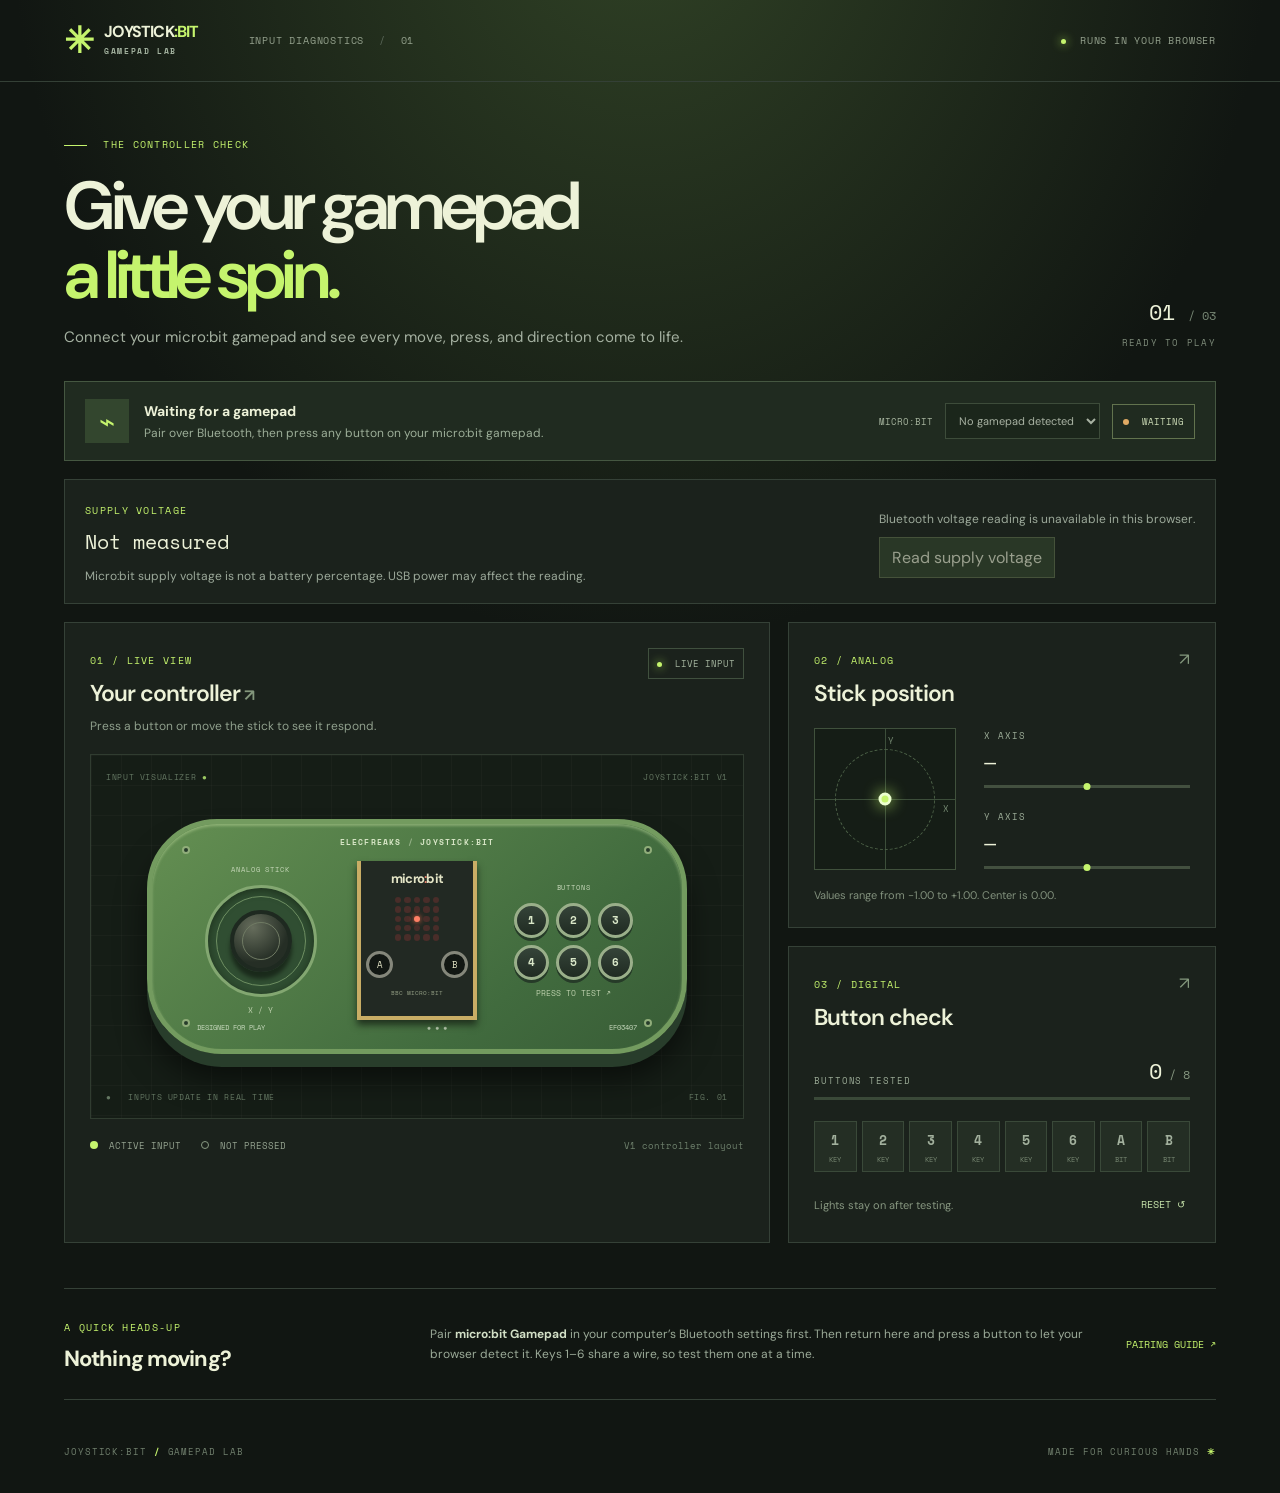
<file: tools/gamepad-tester/index.html>
<!doctype html>
<html lang="en">
<head>
  <meta charset="utf-8">
  <meta name="viewport" content="width=device-width, initial-scale=1">
  <meta name="theme-color" content="#101411">
  <title>Joystick:bit · Gamepad tester</title>
  <link rel="stylesheet" href="style.css">
  <script src="app.js" defer></script>
</head>
<body>
  <header class="topbar"><a class="brand" href="#top"><span class="brand-mark">✳</span><span>JOYSTICK<span class="brand-accent">:BIT</span><small>GAMEPAD LAB</small></span></a><span class="top-label">INPUT DIAGNOSTICS <span> / </span> 01</span><span class="local"><i></i> RUNS IN YOUR BROWSER</span></header>
  <main id="top">
    <div class="intro"><div><div class="eyebrow"><span></span> THE CONTROLLER CHECK</div><h1>Give your gamepad<br><em>a little spin.</em></h1><p>Connect your micro:bit gamepad and see every move, press, and direction come to life.</p></div><div class="intro-number">01 <span>/ 03</span><small>READY TO PLAY</small></div></div>
    <section class="connection" aria-label="Controller connection"><div class="connection-icon" aria-hidden="true">⌁</div><div class="connection-copy"><span id="connection-title">Waiting for a gamepad</span><small id="connection-detail">Pair over Bluetooth, then press any button on your micro:bit gamepad.</small></div><div class="connection-actions"><label for="gamepads">MICRO:BIT</label><select id="gamepads" disabled><option>No gamepad detected</option></select><span class="status" id="status"><i></i> WAITING</span></div></section>
    <section class="battery-panel" aria-label="Micro:bit supply voltage">
      <div><span class="section-index">SUPPLY VOLTAGE</span><strong id="battery-level" aria-live="polite">Not measured</strong><small>Micro:bit supply voltage is not a battery percentage. USB power may affect the reading.</small></div>
      <div><span id="battery-device"></span><p id="battery-message" role="status">Disconnect the gamepad from Windows first. Reading uses its only Bluetooth connection and releases it when done.</p><button id="battery-connect" type="button">Read supply voltage</button></div>
    </section>
    <div class="dashboard">
      <section class="panel controller-panel"><div class="section-head"><div><span class="section-index">01 / LIVE VIEW</span><h2>Your controller <span>↗</span></h2></div><span class="live-tag"><i></i> LIVE INPUT</span></div><p class="panel-description">Press a button or move the stick to see it respond.</p>
        <div class="controller-stage"><div class="stage-label top-left">INPUT VISUALIZER <span>●</span></div><div class="stage-label top-right">JOYSTICK:BIT V1</div>
          <div class="controller" aria-label="Controller visualization"><div class="controller-screw screw-one"></div><div class="controller-screw screw-two"></div><div class="controller-screw screw-three"></div><div class="controller-screw screw-four"></div><div class="board-brand">ELECFREAKS <span> / </span> JOYSTICK:BIT</div>
            <div class="board-inner"><div class="stick-side"><span class="tiny-label">ANALOG STICK</span><div class="stick-base"><div class="stick-rings"><div id="stick-knob" class="stick-knob"><span></span></div></div></div><div class="axis-label">X / Y</div></div>
              <div class="microbit"><div class="microbit-name">micro<span>:</span>bit</div><div class="led-grid" aria-hidden="true"></div><div class="microbit-controls"><div class="micro-button" data-button="6"><span>A</span></div><div class="micro-button" data-button="7"><span>B</span></div></div><div class="microbit-foot">BBC MICRO:BIT</div></div>
              <div class="keys-side"><span class="tiny-label">BUTTONS</span><div class="key-grid"><div class="game-key" data-button="0">1</div><div class="game-key" data-button="1">2</div><div class="game-key" data-button="2">3</div><div class="game-key" data-button="3">4</div><div class="game-key" data-button="4">5</div><div class="game-key" data-button="5">6</div></div><span class="key-caption">PRESS TO TEST ↗</span></div></div><div class="board-bottom"><span>DESIGNED FOR PLAY</span><span>● ● ●</span><span>EF03407</span></div></div>
          <div class="stage-footer"><span>● &nbsp; INPUTS UPDATE IN REAL TIME</span><span>FIG. 01</span></div></div>
        <div class="controller-footer"><span><i class="legend-dot"></i> ACTIVE INPUT</span><span><i class="legend-ring"></i> NOT PRESSED</span><span class="hardware-note">V1 controller layout</span></div>
      </section>
      <aside class="right-column"><section class="panel stick-panel"><div class="section-head"><div><span class="section-index">02 / ANALOG</span><h2>Stick position</h2></div><span class="corner-icon">↗</span></div><div class="stick-readout"><div class="plot"><div class="plot-cross horizontal"></div><div class="plot-cross vertical"></div><div class="plot-circle"></div><div class="plot-center"></div><div id="plot-dot" class="plot-dot"></div><span class="plot-axis axis-x">X</span><span class="plot-axis axis-y">Y</span></div><div class="axis-values"><div><span>X AXIS</span><strong id="axis-x">—</strong><div class="meter"><i id="meter-x"></i></div></div><div><span>Y AXIS</span><strong id="axis-y">—</strong><div class="meter"><i id="meter-y"></i></div></div></div></div><p class="helper">Values range from −1.00 to +1.00. Center is 0.00.</p></section>
        <section class="panel buttons-panel"><div class="section-head"><div><span class="section-index">03 / DIGITAL</span><h2>Button check</h2></div><span class="corner-icon">↗</span></div><div class="progress-copy"><span>BUTTONS TESTED</span><strong><span id="tested-count">0</span><small> / 8</small></strong></div><div class="progress"><i id="progress-bar"></i></div><div class="button-chips"><div data-chip="0"><b>1</b><small>KEY</small></div><div data-chip="1"><b>2</b><small>KEY</small></div><div data-chip="2"><b>3</b><small>KEY</small></div><div data-chip="3"><b>4</b><small>KEY</small></div><div data-chip="4"><b>5</b><small>KEY</small></div><div data-chip="5"><b>6</b><small>KEY</small></div><div data-chip="6"><b>A</b><small>BIT</small></div><div data-chip="7"><b>B</b><small>BIT</small></div></div><div class="button-bottom"><span>Lights stay on after testing.</span><button id="reset" type="button">RESET ↺</button></div></section></aside>
    </div>
    <section class="help"><div><span class="section-index">A QUICK HEADS-UP</span><h2>Nothing moving?</h2></div><p>Pair <strong>micro:bit Gamepad</strong> in your computer’s Bluetooth settings first. Then return here and press a button to let your browser detect it. Keys 1–6 share a wire, so test them one at a time.</p><a href="../../README.md#pairing-with-windows-11">PAIRING GUIDE ↗</a></section>
  </main><footer><span>JOYSTICK:BIT <b> / </b> GAMEPAD LAB</span><span>MADE FOR CURIOUS HANDS <b>✳</b></span></footer>
</body></html>
</file>
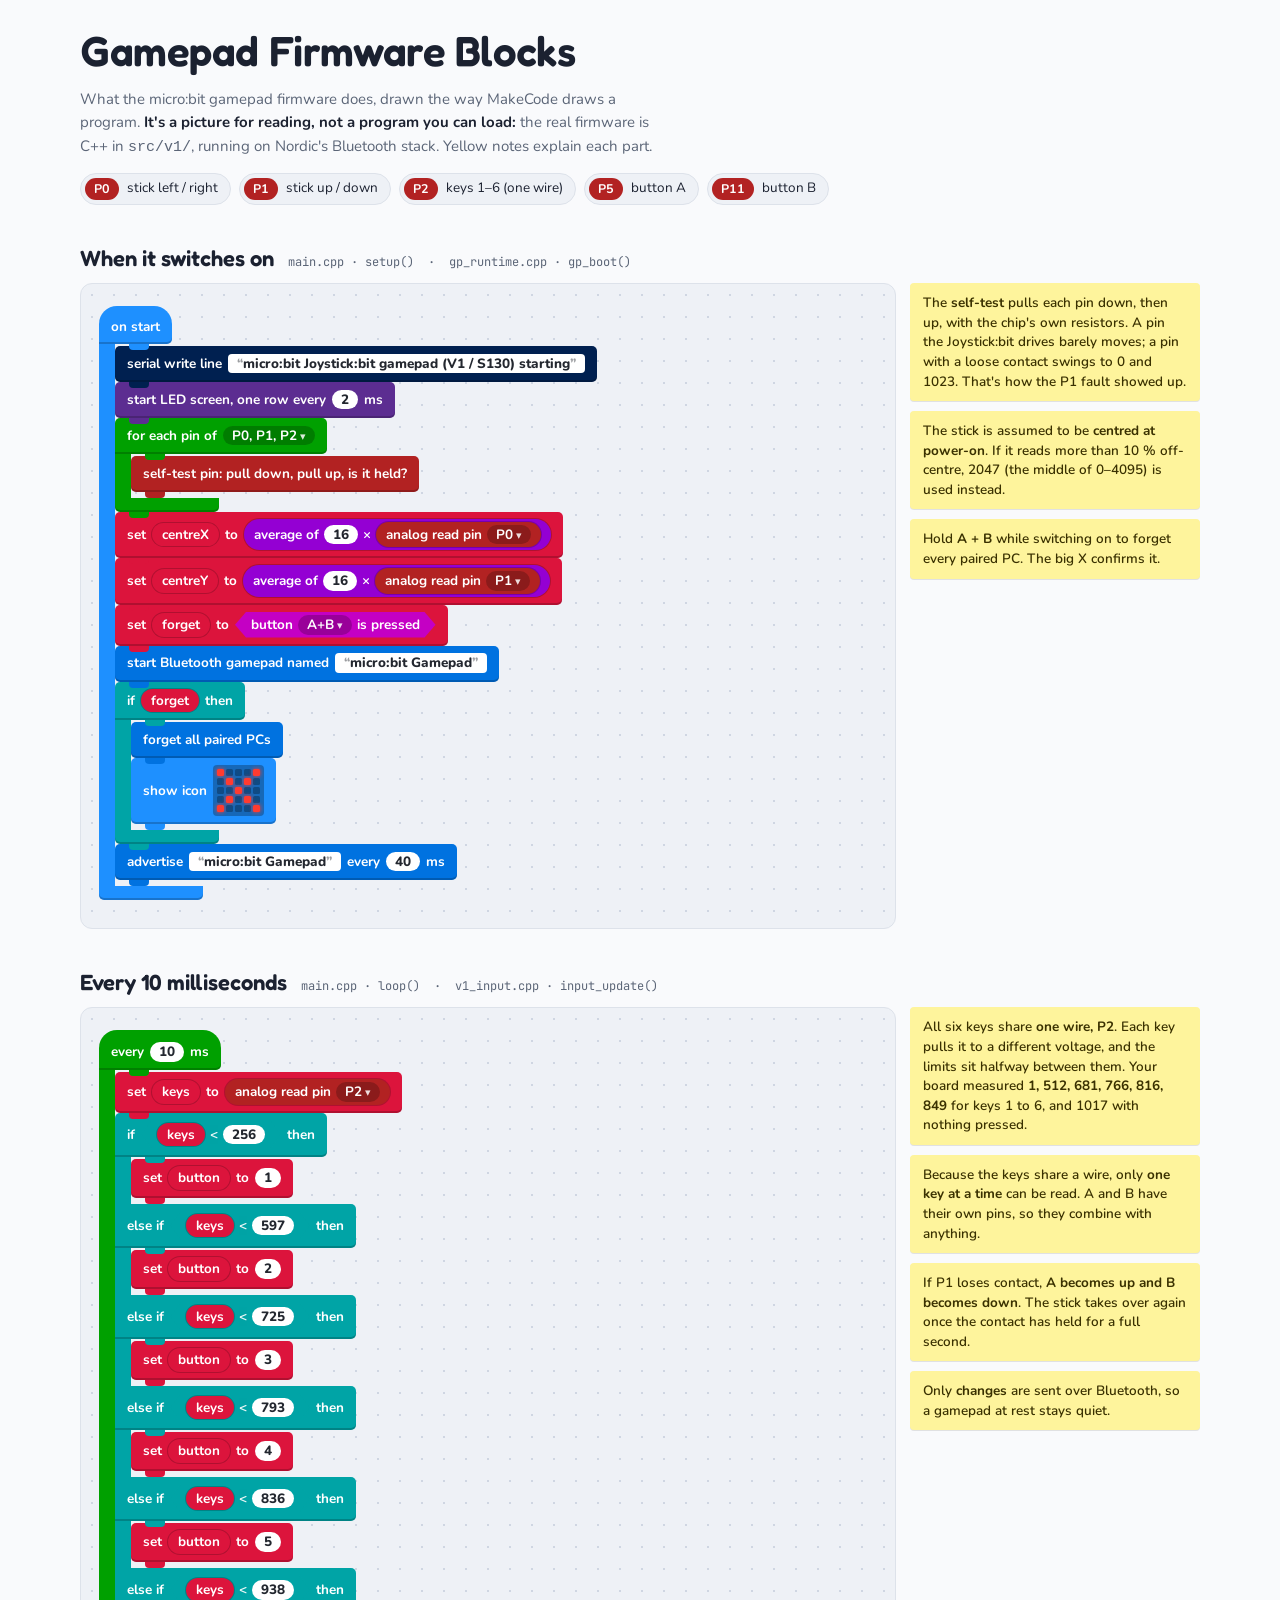
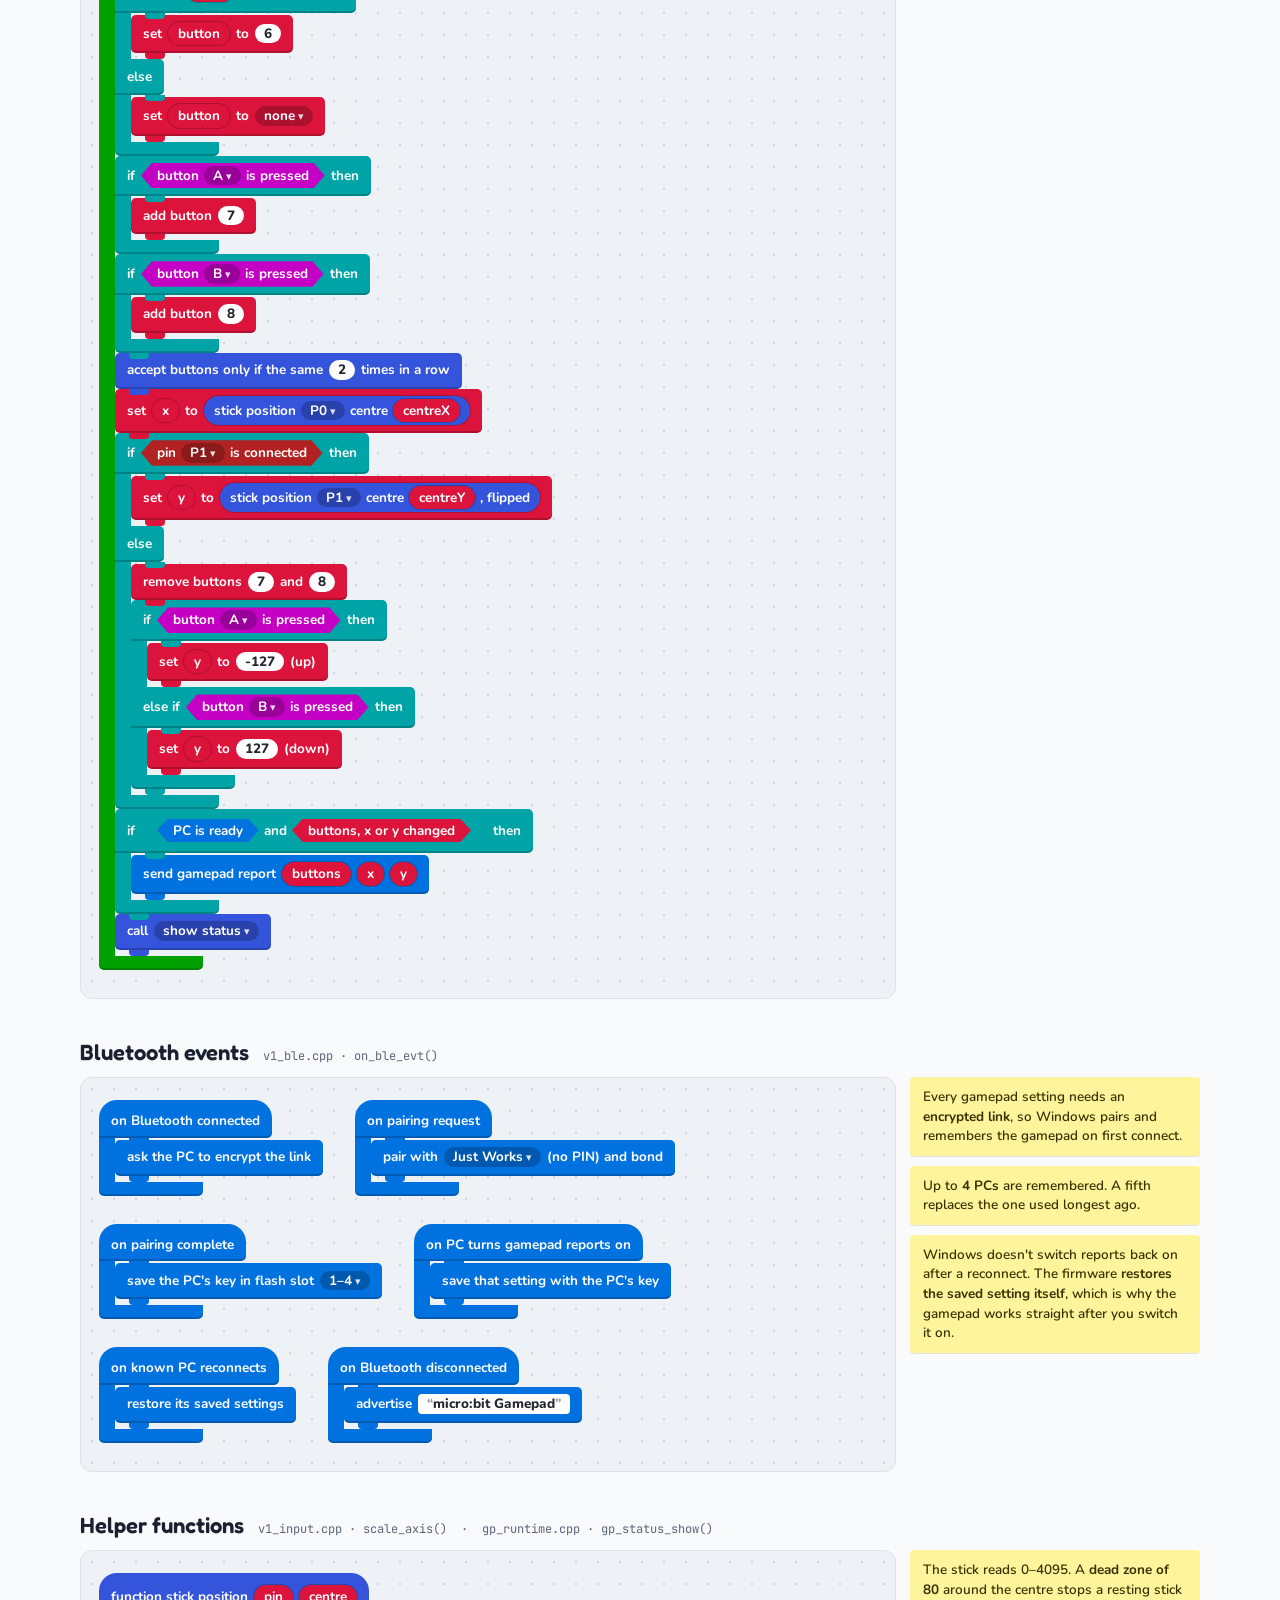
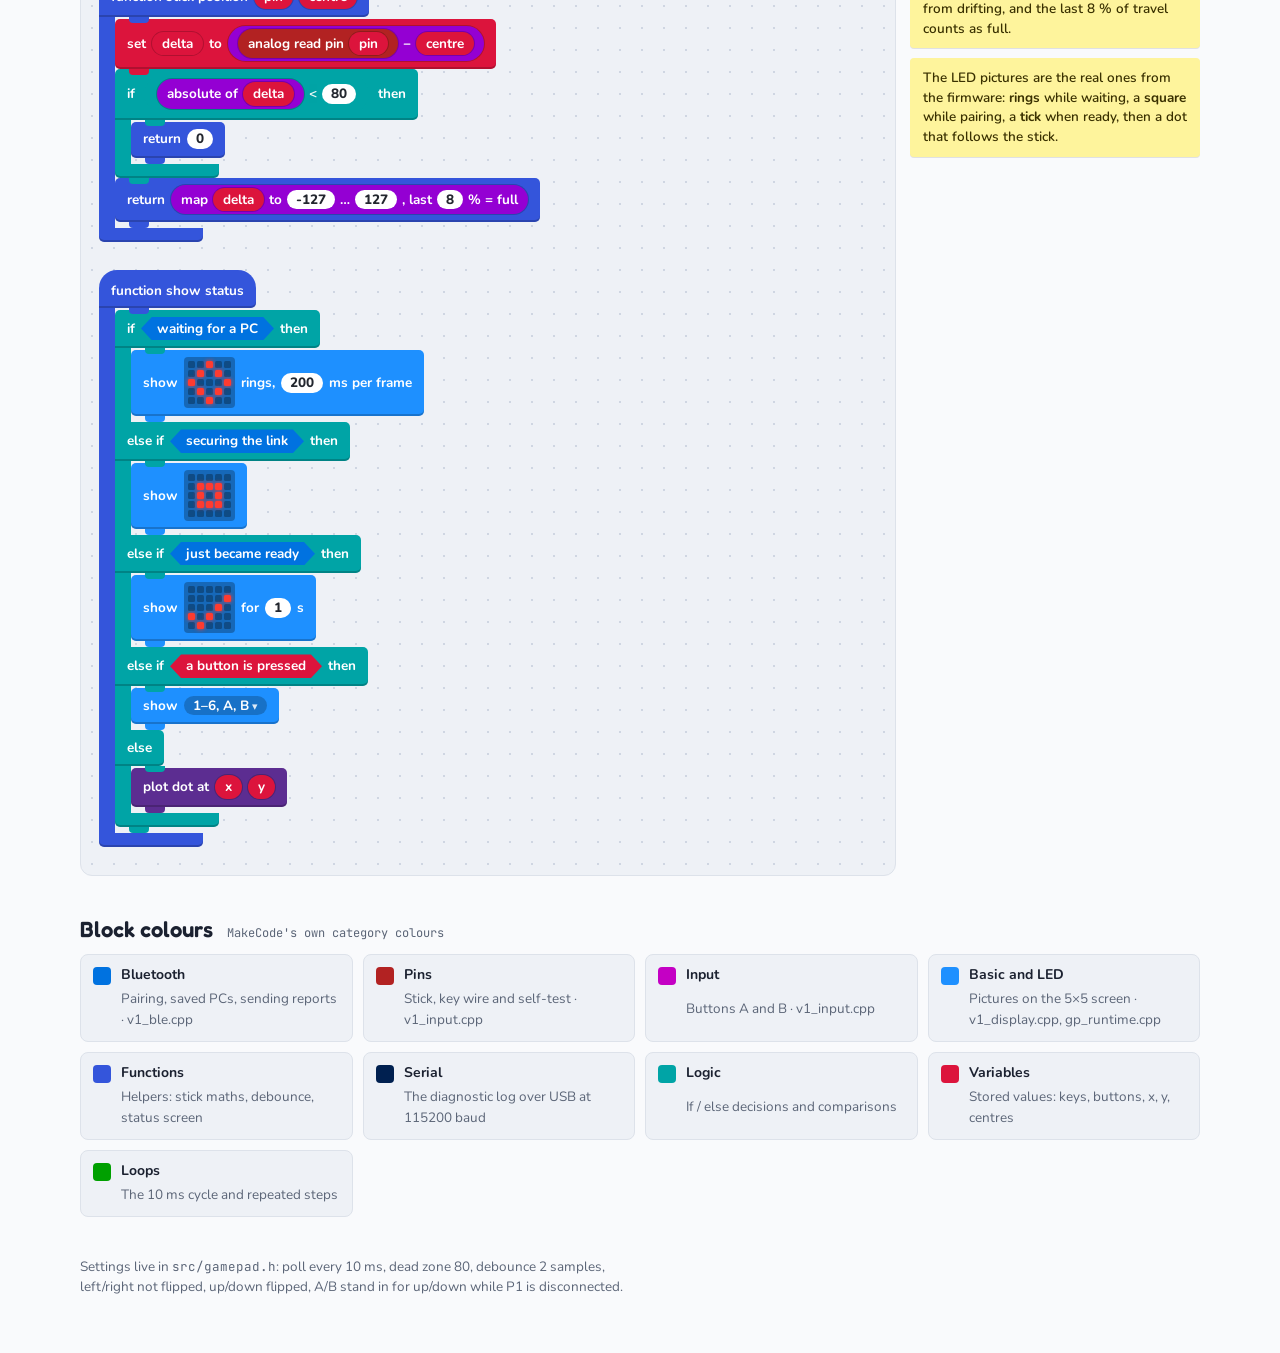
<file: docs/blocks/firmware-blocks.html>
<!doctype html>
<html lang="en">
<head>
<meta charset="utf-8">
<meta name="viewport" content="width=device-width, initial-scale=1, viewport-fit=cover">
<title>Gamepad Firmware Blocks</title>
<meta name="claude:viewport-fit-sides" content="cover">
<link rel="preconnect" href="https://fonts.googleapis.com">
<link rel="preconnect" href="https://fonts.gstatic.com" crossorigin>
<link rel="stylesheet" href="https://fonts.googleapis.com/css2?family=Fredoka:wght@500;600&family=Nunito:wght@400;600;700;800&family=JetBrains+Mono:wght@400;500&display=swap">
<style>
/* Layout: a MakeCode-style workspace per firmware stage, block stack on the left, yellow comment notes on the right */
:root {
  --ws: #eef1f6;
  --panel: #f9fafc;
  --ink: #1b2130;
  --muted: #5b6577;
  --grid: #cfd6e2;
  --line: #dde2ea;
  --note: #fef49c;
  --note-ink: #3a3100;
  --blk-edge: rgb(0 0 0 / 0);
  --led-on: #ff3b30;
  --led-off: rgb(0 0 0 / .28);

  /* micro:bit MakeCode category colours */
  --basic: #1e90ff;
  --input: #c400c4;
  --led: #5c2d91;
  --loops: #00a000;
  --logic: #00a4a6;
  --vars: #dc143c;
  --math: #9400d3;
  --fn: #3455db;
  --pins: #b22222;
  --serial: #002050;
  --bt: #0072e0;

  --f-display: "Fredoka", "Nunito", system-ui, sans-serif;
  --f-block: "Nunito", "Segoe UI", system-ui, sans-serif;
  --f-body: "Nunito", "Segoe UI", system-ui, sans-serif;
  --f-mono: "JetBrains Mono", ui-monospace, Consolas, monospace;
}
@media (prefers-color-scheme: dark) {
  :root:not([data-theme="light"]) {
    --ws: #141821; --panel: #1b202b; --ink: #e7ebf3; --muted: #9aa4b6;
    --grid: #283040; --line: #2a3242; --note: #e8d96a; --note-ink: #2a2300;
    --blk-edge: rgb(255 255 255 / .10); --serial: #1d3f7a;
    color-scheme: dark;
  }
}
:root[data-theme="dark"] {
  --ws: #141821; --panel: #1b202b; --ink: #e7ebf3; --muted: #9aa4b6;
  --grid: #283040; --line: #2a3242; --note: #e8d96a; --note-ink: #2a2300;
  --blk-edge: rgb(255 255 255 / .10); --serial: #1d3f7a;
  color-scheme: dark;
}

* { box-sizing: border-box; }
body {
  background: var(--panel);
  color: var(--ink);
  font: 400 15px/1.55 var(--f-body);
  padding-left: max(16px, env(safe-area-inset-left, 0px));
  padding-right: max(16px, env(safe-area-inset-right, 0px));
  padding-block: 28px 56px;
}
.page { max-width: 1120px; margin: 0 auto; display: flex; flex-direction: column; gap: 40px; }

/* ---------- header ---------- */
.top { display: flex; flex-direction: column; gap: 14px; }
.top h1 {
  font: 600 clamp(28px, 5vw, 42px)/1.1 var(--f-display);
  margin: 0; text-wrap: balance; letter-spacing: -.01em;
}
.top p { margin: 0; max-width: 66ch; color: var(--muted); }
.top p strong { color: var(--ink); }
.pins { display: flex; flex-wrap: wrap; gap: 8px; }
.pin {
  display: inline-flex; align-items: center; gap: 8px;
  background: var(--ws); border: 1px solid var(--line); border-radius: 999px;
  padding: 4px 12px 4px 4px; font-size: 13.5px;
}
.pin b {
  background: var(--pins); color: #fff; border-radius: 999px; padding: 1px 9px;
  font: 700 12.5px/1.6 var(--f-block);
}

/* ---------- lanes ---------- */
.lane { display: flex; flex-direction: column; gap: 12px; }
.lane-head { display: flex; flex-wrap: wrap; align-items: baseline; gap: 6px 14px; }
.lane-head h2 { font: 600 22px/1.2 var(--f-display); margin: 0; text-wrap: balance; }
.src { font: 400 12px/1.5 var(--f-mono); color: var(--muted); overflow-wrap: anywhere; }
.lane-grid { display: grid; grid-template-columns: minmax(0, 1fr); gap: 14px; }
@media (min-width: 900px) {
  .lane-grid { grid-template-columns: minmax(0, 1fr) 290px; align-items: start; }
}
.ws {
  background-color: var(--ws);
  background-image: radial-gradient(var(--grid) 1.2px, transparent 1.2px);
  background-size: 22px 22px;
  border: 1px solid var(--line);
  border-radius: 12px;
  padding: 22px 18px 28px;
  overflow-x: auto;
  min-width: 0;
  display: flex; flex-wrap: wrap; gap: 28px 32px; align-items: flex-start;
}
.notes { display: flex; flex-direction: column; gap: 10px; min-width: 0; }
.note {
  background: var(--note); color: var(--note-ink);
  border-radius: 4px; padding: 10px 13px;
  font: 600 13.5px/1.45 var(--f-body);
  box-shadow: 0 1px 0 rgb(0 0 0 / .10);
}
.note .src { color: inherit; opacity: .75; }

/* ---------- blocks ---------- */
.stack { display: flex; flex-direction: column; align-items: flex-start; max-width: 100%; }
.blk {
  position: relative;
  display: flex; flex-wrap: wrap; align-items: center; gap: 6px;
  background: var(--c); color: #fff;
  font: 700 13.5px/1.3 var(--f-block);
  padding: 7px 12px 8px; min-height: 36px; max-width: 100%;
  border-radius: 5px;
  box-shadow: inset 0 -2px 0 rgb(0 0 0 / .2), 0 0 0 1px var(--blk-edge);
}
.blk::after {
  content: ""; position: absolute; left: 14px; bottom: -6px;
  width: 20px; height: 6px; background: var(--c);
  border-radius: 0 0 4px 4px; z-index: 1;
}
.c { display: flex; flex-direction: column; align-items: flex-start; max-width: 100%; }
.c > .arm { border-bottom-left-radius: 0; }
.c > .arm::after { left: 30px; }
.c > .arm.mid { border-top-left-radius: 0; }
.c > .body {
  border-left: 16px solid var(--c);
  display: flex; flex-direction: column; align-items: flex-start;
  padding: 2px 0 6px; min-height: 22px; max-width: 100%;
}
.c > .foot {
  position: relative; width: 104px; height: 14px; background: var(--c);
  border-radius: 0 0 5px 5px;
  box-shadow: inset 0 -2px 0 rgb(0 0 0 / .2), 0 0 0 1px var(--blk-edge);
}
.c > .foot::after {
  content: ""; position: absolute; left: 14px; bottom: -6px;
  width: 20px; height: 6px; background: var(--c); border-radius: 0 0 4px 4px; z-index: 1;
}
.hat > .arm:first-child { border-top-left-radius: 18px; border-top-right-radius: 18px; padding-top: 12px; }
.c.hat > .foot::after { display: none; }

.r, .bool {
  display: inline-flex; flex-wrap: wrap; align-items: center; gap: 5px;
  background: var(--c); color: #fff; padding: 3px 10px;
}
.r { border-radius: 999px; box-shadow: 0 0 0 1px rgb(0 0 0 / .2); }
.bool {
  padding: 3px 16px;
  clip-path: polygon(11px 0, calc(100% - 11px) 0, 100% 50%, calc(100% - 11px) 100%, 11px 100%, 0 50%);
}
.n, .s {
  background: #fff; color: #23272f; font-weight: 800; padding: 1px 9px;
}
.n { border-radius: 999px; font-variant-numeric: tabular-nums; }
.s { border-radius: 4px; }
.s::before, .s::after { content: "\201C"; opacity: .45; }
.s::after { content: "\201D"; }
.dd { background: rgb(0 0 0 / .22); border-radius: 999px; padding: 1px 9px; }
.dd::after { content: " \25BE"; font-size: 11px; opacity: .85; }
.op { opacity: .9; }

.k-basic  { --c: var(--basic); }
.k-input  { --c: var(--input); }
.k-led    { --c: var(--led); }
.k-loops  { --c: var(--loops); }
.k-logic  { --c: var(--logic); }
.k-vars   { --c: var(--vars); }
.k-math   { --c: var(--math); }
.k-fn     { --c: var(--fn); }
.k-pins   { --c: var(--pins); }
.k-serial { --c: var(--serial); }
.k-bt     { --c: var(--bt); }

/* 5x5 LED picture, as on the micro:bit */
.leds {
  display: inline-grid; grid-template-columns: repeat(5, 7px); gap: 2px;
  padding: 4px; background: rgb(0 0 0 / .28); border-radius: 4px;
}
.leds i { width: 7px; height: 7px; border-radius: 1.5px; background: var(--led-off); }
.leds i.on { background: var(--led-on); box-shadow: 0 0 4px var(--led-on); }

/* ---------- legend ---------- */
.legend { display: grid; grid-template-columns: repeat(auto-fill, minmax(min(100%, 250px), 1fr)); gap: 10px; }
.key {
  display: grid; grid-template-columns: 18px minmax(0, 1fr); gap: 4px 10px; align-items: start;
  padding: 10px 12px; border: 1px solid var(--line); border-radius: 8px; background: var(--ws);
}
.key .sw { width: 18px; height: 18px; border-radius: 4px; background: var(--c); margin-top: 2px; }
.key b { font: 700 14px/1.4 var(--f-block); }
.key span { grid-column: 2; color: var(--muted); font-size: 13.5px; }
footer { color: var(--muted); font-size: 13.5px; max-width: 70ch; }
footer code { font: 12.5px var(--f-mono); }
</style>
<style>
/* standalone page reset (the artifact viewer normally supplies this) */
html { color-scheme: light; }
body { margin: 0; }
img { max-width: 100%; }
[hidden] { display: none !important; }
/* render mode: one section, used by tools/render_blocks.py for the README images */
html.render body { padding-block: 18px 22px; }
html.render .page { gap: 0; }
</style>
</head>
<body>

<div class="page">

<header class="top">
  <h1>Gamepad Firmware Blocks</h1>
  <p>What the micro:bit gamepad firmware does, drawn the way MakeCode draws a program. <strong>It's a picture for reading, not a program you can load:</strong> the real firmware is C++ in <code>src/v1/</code>, running on Nordic's Bluetooth stack. Yellow notes explain each part.</p>
  <div class="pins" aria-label="Joystick:bit wiring">
    <span class="pin"><b>P0</b>stick left / right</span>
    <span class="pin"><b>P1</b>stick up / down</span>
    <span class="pin"><b>P2</b>keys 1–6 (one wire)</span>
    <span class="pin"><b>P5</b>button A</span>
    <span class="pin"><b>P11</b>button B</span>
  </div>
</header>

<!-- ============ ON START ============ -->
<section class="lane" data-section="start">
  <div class="lane-head">
    <h2>When it switches on</h2>
    <span class="src">main.cpp · setup() &nbsp;·&nbsp; gp_runtime.cpp · gp_boot()</span>
  </div>
  <div class="lane-grid">
    <div class="ws">
      <div class="stack">
        <div class="c hat k-basic">
          <div class="blk arm">on start</div>
          <div class="body">
            <div class="blk k-serial">serial write line <span class="s">micro:bit Joystick:bit gamepad (V1 / S130) starting</span></div>
            <div class="blk k-led">start LED screen, one row every <span class="n">2</span> ms</div>
            <div class="c k-loops">
              <div class="blk arm">for each pin of <span class="dd">P0, P1, P2</span></div>
              <div class="body">
                <div class="blk k-pins">self-test pin: pull down, pull up, is it held?</div>
              </div>
              <div class="foot"></div>
            </div>
            <div class="blk k-vars">set <span class="r k-vars">centreX</span> to <span class="r k-math">average of <span class="n">16</span> × <span class="r k-pins">analog read pin <span class="dd">P0</span></span></span></div>
            <div class="blk k-vars">set <span class="r k-vars">centreY</span> to <span class="r k-math">average of <span class="n">16</span> × <span class="r k-pins">analog read pin <span class="dd">P1</span></span></span></div>
            <div class="blk k-vars">set <span class="r k-vars">forget</span> to <span class="bool k-input">button <span class="dd">A+B</span> is pressed</span></div>
            <div class="blk k-bt">start Bluetooth gamepad named <span class="s">micro:bit Gamepad</span></div>
            <div class="c k-logic">
              <div class="blk arm">if <span class="r k-vars">forget</span> then</div>
              <div class="body">
                <div class="blk k-bt">forget all paired PCs</div>
                <div class="blk k-basic">show icon <span class="leds" data-rows="11,0A,04,0A,11"></span></div>
              </div>
              <div class="foot"></div>
            </div>
            <div class="blk k-bt">advertise <span class="s">micro:bit Gamepad</span> every <span class="n">40</span> ms</div>
          </div>
          <div class="foot"></div>
        </div>
      </div>
    </div>
    <aside class="notes">
      <div class="note">The <b>self-test</b> pulls each pin down, then up, with the chip's own resistors. A pin the Joystick:bit drives barely moves; a pin with a loose contact swings to 0 and 1023. That's how the P1 fault showed up.</div>
      <div class="note">The stick is assumed to be <b>centred at power-on</b>. If it reads more than 10 % off-centre, 2047 (the middle of 0–4095) is used instead.</div>
      <div class="note">Hold <b>A + B</b> while switching on to forget every paired PC. The big X confirms it.</div>
    </aside>
  </div>
</section>

<!-- ============ EVERY 10 MS ============ -->
<section class="lane" data-section="loop">
  <div class="lane-head">
    <h2>Every 10 milliseconds</h2>
    <span class="src">main.cpp · loop() &nbsp;·&nbsp; v1_input.cpp · input_update()</span>
  </div>
  <div class="lane-grid">
    <div class="ws">
      <div class="stack">
        <div class="c hat k-loops">
          <div class="blk arm">every <span class="n">10</span> ms</div>
          <div class="body">
            <div class="blk k-vars">set <span class="r k-vars">keys</span> to <span class="r k-pins">analog read pin <span class="dd">P2</span></span></div>
            <div class="c k-logic">
              <div class="blk arm">if <span class="bool k-logic"><span class="r k-vars">keys</span> <span class="op">&lt;</span> <span class="n">256</span></span> then</div>
              <div class="body"><div class="blk k-vars">set <span class="r k-vars">button</span> to <span class="n">1</span></div></div>
              <div class="blk arm mid">else if <span class="bool k-logic"><span class="r k-vars">keys</span> <span class="op">&lt;</span> <span class="n">597</span></span> then</div>
              <div class="body"><div class="blk k-vars">set <span class="r k-vars">button</span> to <span class="n">2</span></div></div>
              <div class="blk arm mid">else if <span class="bool k-logic"><span class="r k-vars">keys</span> <span class="op">&lt;</span> <span class="n">725</span></span> then</div>
              <div class="body"><div class="blk k-vars">set <span class="r k-vars">button</span> to <span class="n">3</span></div></div>
              <div class="blk arm mid">else if <span class="bool k-logic"><span class="r k-vars">keys</span> <span class="op">&lt;</span> <span class="n">793</span></span> then</div>
              <div class="body"><div class="blk k-vars">set <span class="r k-vars">button</span> to <span class="n">4</span></div></div>
              <div class="blk arm mid">else if <span class="bool k-logic"><span class="r k-vars">keys</span> <span class="op">&lt;</span> <span class="n">836</span></span> then</div>
              <div class="body"><div class="blk k-vars">set <span class="r k-vars">button</span> to <span class="n">5</span></div></div>
              <div class="blk arm mid">else if <span class="bool k-logic"><span class="r k-vars">keys</span> <span class="op">&lt;</span> <span class="n">938</span></span> then</div>
              <div class="body"><div class="blk k-vars">set <span class="r k-vars">button</span> to <span class="n">6</span></div></div>
              <div class="blk arm mid">else</div>
              <div class="body"><div class="blk k-vars">set <span class="r k-vars">button</span> to <span class="dd">none</span></div></div>
              <div class="foot"></div>
            </div>
            <div class="c k-logic">
              <div class="blk arm">if <span class="bool k-input">button <span class="dd">A</span> is pressed</span> then</div>
              <div class="body"><div class="blk k-vars">add button <span class="n">7</span></div></div>
              <div class="foot"></div>
            </div>
            <div class="c k-logic">
              <div class="blk arm">if <span class="bool k-input">button <span class="dd">B</span> is pressed</span> then</div>
              <div class="body"><div class="blk k-vars">add button <span class="n">8</span></div></div>
              <div class="foot"></div>
            </div>
            <div class="blk k-fn">accept buttons only if the same <span class="n">2</span> times in a row</div>
            <div class="blk k-vars">set <span class="r k-vars">x</span> to <span class="r k-fn">stick position <span class="dd">P0</span> centre <span class="r k-vars">centreX</span></span></div>
            <div class="c k-logic">
              <div class="blk arm">if <span class="bool k-pins">pin <span class="dd">P1</span> is connected</span> then</div>
              <div class="body">
                <div class="blk k-vars">set <span class="r k-vars">y</span> to <span class="r k-fn">stick position <span class="dd">P1</span> centre <span class="r k-vars">centreY</span>, flipped</span></div>
              </div>
              <div class="blk arm mid">else</div>
              <div class="body">
                <div class="blk k-vars">remove buttons <span class="n">7</span> and <span class="n">8</span></div>
                <div class="c k-logic">
                  <div class="blk arm">if <span class="bool k-input">button <span class="dd">A</span> is pressed</span> then</div>
                  <div class="body"><div class="blk k-vars">set <span class="r k-vars">y</span> to <span class="n">-127</span> (up)</div></div>
                  <div class="blk arm mid">else if <span class="bool k-input">button <span class="dd">B</span> is pressed</span> then</div>
                  <div class="body"><div class="blk k-vars">set <span class="r k-vars">y</span> to <span class="n">127</span> (down)</div></div>
                  <div class="foot"></div>
                </div>
              </div>
              <div class="foot"></div>
            </div>
            <div class="c k-logic">
              <div class="blk arm">if <span class="bool k-logic"><span class="bool k-bt">PC is ready</span> and <span class="bool k-vars">buttons, x or y changed</span></span> then</div>
              <div class="body">
                <div class="blk k-bt">send gamepad report <span class="r k-vars">buttons</span> <span class="r k-vars">x</span> <span class="r k-vars">y</span></div>
              </div>
              <div class="foot"></div>
            </div>
            <div class="blk k-fn">call <span class="dd">show status</span></div>
          </div>
          <div class="foot"></div>
        </div>
      </div>
    </div>
    <aside class="notes">
      <div class="note">All six keys share <b>one wire, P2</b>. Each key pulls it to a different voltage, and the limits sit halfway between them. Your board measured <b>1, 512, 681, 766, 816, 849</b> for keys 1 to 6, and 1017 with nothing pressed.</div>
      <div class="note">Because the keys share a wire, only <b>one key at a time</b> can be read. A and B have their own pins, so they combine with anything.</div>
      <div class="note">If P1 loses contact, <b>A becomes up and B becomes down</b>. The stick takes over again once the contact has held for a full second.</div>
      <div class="note">Only <b>changes</b> are sent over Bluetooth, so a gamepad at rest stays quiet.</div>
    </aside>
  </div>
</section>

<!-- ============ BLUETOOTH ============ -->
<section class="lane" data-section="bluetooth">
  <div class="lane-head">
    <h2>Bluetooth events</h2>
    <span class="src">v1_ble.cpp · on_ble_evt()</span>
  </div>
  <div class="lane-grid">
    <div class="ws">
      <div class="stack">
        <div class="c hat k-bt">
          <div class="blk arm">on Bluetooth connected</div>
          <div class="body"><div class="blk k-bt">ask the PC to encrypt the link</div></div>
          <div class="foot"></div>
        </div>
      </div>
      <div class="stack">
        <div class="c hat k-bt">
          <div class="blk arm">on pairing request</div>
          <div class="body"><div class="blk k-bt">pair with <span class="dd">Just Works</span> (no PIN) and bond</div></div>
          <div class="foot"></div>
        </div>
      </div>
      <div class="stack">
        <div class="c hat k-bt">
          <div class="blk arm">on pairing complete</div>
          <div class="body"><div class="blk k-bt">save the PC's key in flash slot <span class="dd">1–4</span></div></div>
          <div class="foot"></div>
        </div>
      </div>
      <div class="stack">
        <div class="c hat k-bt">
          <div class="blk arm">on PC turns gamepad reports on</div>
          <div class="body"><div class="blk k-bt">save that setting with the PC's key</div></div>
          <div class="foot"></div>
        </div>
      </div>
      <div class="stack">
        <div class="c hat k-bt">
          <div class="blk arm">on known PC reconnects</div>
          <div class="body"><div class="blk k-bt">restore its saved settings</div></div>
          <div class="foot"></div>
        </div>
      </div>
      <div class="stack">
        <div class="c hat k-bt">
          <div class="blk arm">on Bluetooth disconnected</div>
          <div class="body"><div class="blk k-bt">advertise <span class="s">micro:bit Gamepad</span></div></div>
          <div class="foot"></div>
        </div>
      </div>
    </div>
    <aside class="notes">
      <div class="note">Every gamepad setting needs an <b>encrypted link</b>, so Windows pairs and remembers the gamepad on first connect.</div>
      <div class="note">Up to <b>4 PCs</b> are remembered. A fifth replaces the one used longest ago.</div>
      <div class="note">Windows doesn't switch reports back on after a reconnect. The firmware <b>restores the saved setting itself</b>, which is why the gamepad works straight after you switch it on.</div>
    </aside>
  </div>
</section>

<!-- ============ FUNCTIONS ============ -->
<section class="lane" data-section="functions">
  <div class="lane-head">
    <h2>Helper functions</h2>
    <span class="src">v1_input.cpp · scale_axis() &nbsp;·&nbsp; gp_runtime.cpp · gp_status_show()</span>
  </div>
  <div class="lane-grid">
    <div class="ws">
      <div class="stack">
        <div class="c hat k-fn">
          <div class="blk arm">function stick position <span class="r k-vars">pin</span> <span class="r k-vars">centre</span></div>
          <div class="body">
            <div class="blk k-vars">set <span class="r k-vars">delta</span> to <span class="r k-math"><span class="r k-pins">analog read pin <span class="r k-vars">pin</span></span> − <span class="r k-vars">centre</span></span></div>
            <div class="c k-logic">
              <div class="blk arm">if <span class="bool k-logic"><span class="r k-math">absolute of <span class="r k-vars">delta</span></span> <span class="op">&lt;</span> <span class="n">80</span></span> then</div>
              <div class="body"><div class="blk k-fn">return <span class="n">0</span></div></div>
              <div class="foot"></div>
            </div>
            <div class="blk k-fn">return <span class="r k-math">map <span class="r k-vars">delta</span> to <span class="n">-127</span> … <span class="n">127</span>, last <span class="n">8</span> % = full</span></div>
          </div>
          <div class="foot"></div>
        </div>
      </div>
      <div class="stack">
        <div class="c hat k-fn">
          <div class="blk arm">function show status</div>
          <div class="body">
            <div class="c k-logic">
              <div class="blk arm">if <span class="bool k-bt">waiting for a PC</span> then</div>
              <div class="body"><div class="blk k-basic">show <span class="leds anim" data-frames="00,00,04,00,00|00,04,0A,04,00|04,0A,11,0A,04|00,00,00,00,00"></span> rings, <span class="n">200</span> ms per frame</div></div>
              <div class="blk arm mid">else if <span class="bool k-bt">securing the link</span> then</div>
              <div class="body"><div class="blk k-basic">show <span class="leds" data-rows="00,0E,0A,0E,00"></span></div></div>
              <div class="blk arm mid">else if <span class="bool k-bt">just became ready</span> then</div>
              <div class="body"><div class="blk k-basic">show <span class="leds" data-rows="00,10,08,05,02"></span> for <span class="n">1</span> s</div></div>
              <div class="blk arm mid">else if <span class="bool k-vars">a button is pressed</span> then</div>
              <div class="body"><div class="blk k-basic">show <span class="dd">1–6, A, B</span></div></div>
              <div class="blk arm mid">else</div>
              <div class="body"><div class="blk k-led">plot dot at <span class="r k-vars">x</span> <span class="r k-vars">y</span></div></div>
              <div class="foot"></div>
            </div>
          </div>
          <div class="foot"></div>
        </div>
      </div>
    </div>
    <aside class="notes">
      <div class="note">The stick reads 0–4095. A <b>dead zone of 80</b> around the centre stops a resting stick from drifting, and the last 8 % of travel counts as full.</div>
      <div class="note">The LED pictures are the real ones from the firmware: <b>rings</b> while waiting, a <b>square</b> while pairing, a <b>tick</b> when ready, then a dot that follows the stick.</div>
    </aside>
  </div>
</section>

<!-- ============ LEGEND ============ -->
<section class="lane" data-section="legend">
  <div class="lane-head"><h2>Block colours</h2><span class="src">MakeCode's own category colours</span></div>
  <div class="legend">
    <div class="key k-bt"><i class="sw"></i><b>Bluetooth</b><span>Pairing, saved PCs, sending reports · v1_ble.cpp</span></div>
    <div class="key k-pins"><i class="sw"></i><b>Pins</b><span>Stick, key wire and self-test · v1_input.cpp</span></div>
    <div class="key k-input"><i class="sw"></i><b>Input</b><span>Buttons A and B · v1_input.cpp</span></div>
    <div class="key k-basic"><i class="sw"></i><b>Basic and LED</b><span>Pictures on the 5×5 screen · v1_display.cpp, gp_runtime.cpp</span></div>
    <div class="key k-fn"><i class="sw"></i><b>Functions</b><span>Helpers: stick maths, debounce, status screen</span></div>
    <div class="key k-serial"><i class="sw"></i><b>Serial</b><span>The diagnostic log over USB at 115200 baud</span></div>
    <div class="key k-logic"><i class="sw"></i><b>Logic</b><span>If / else decisions and comparisons</span></div>
    <div class="key k-vars"><i class="sw"></i><b>Variables</b><span>Stored values: keys, buttons, x, y, centres</span></div>
    <div class="key k-loops"><i class="sw"></i><b>Loops</b><span>The 10 ms cycle and repeated steps</span></div>
  </div>
</section>

<footer>Settings live in <code>src/gamepad.h</code>: poll every 10 ms, dead zone 80, debounce 2 samples, left/right not flipped, up/down flipped, A/B stand in for up/down while P1 is disconnected.</footer>

</div>

<script>
/* Render mode for tools/render_blocks.py:  ?section=start|loop|bluetooth|functions|legend&theme=light|dark */
(function () {
  var q = new URLSearchParams(location.search);
  var theme = q.get("theme");
  if (theme) document.documentElement.setAttribute("data-theme", theme);
  var only = q.get("section");
  if (only) {
    document.documentElement.classList.add("render");
    document.querySelector(".top").hidden = true;
    document.querySelector("footer").hidden = true;
    document.querySelectorAll("[data-section]").forEach(function (el) {
      el.hidden = el.getAttribute("data-section") !== only;
    });
    /* freeze the rings animation on its biggest frame */
    document.querySelectorAll(".leds.anim").forEach(function (el) { el.classList.remove("anim"); });
  }
  function report() {
    var r = document.body.getBoundingClientRect();
    document.documentElement.setAttribute("data-height", Math.ceil(r.bottom + window.scrollY));
  }
  (document.fonts && document.fonts.ready ? document.fonts.ready : Promise.resolve()).then(report);
  report();
})();
</script>
<script>
(function () {
  function paint(el, rows) {
    var bytes = rows.split(",").map(function (h) { return parseInt(h, 16); });
    var cells = el.children.length ? el.children : null;
    if (!cells) {
      for (var i = 0; i < 25; i++) el.appendChild(document.createElement("i"));
      cells = el.children;
    }
    for (var r = 0; r < 5; r++)
      for (var c = 0; c < 5; c++)
        cells[r * 5 + c].className = (bytes[r] >> c) & 1 ? "on" : "";
  }
  document.querySelectorAll(".leds[data-rows]").forEach(function (el) { paint(el, el.dataset.rows); });
  document.querySelectorAll(".leds[data-frames]:not(.anim)").forEach(function (el) { paint(el, el.dataset.frames.split("|")[2]); });
  var reduce = window.matchMedia && window.matchMedia("(prefers-reduced-motion: reduce)").matches;
  document.querySelectorAll(".leds.anim").forEach(function (el) {
    var frames = el.dataset.frames.split("|");
    var still = reduce || document.documentElement.classList.contains("render");
    var f = still ? 2 : 0;
    paint(el, frames[f]);
    if (still) return;
    setInterval(function () { f = (f + 1) % frames.length; paint(el, frames[f]); }, 200);
  });
})();
</script>

</body>
</html>
</file>
<file: tools/gamepad-tester/style.css>
@import url('https://fonts.googleapis.com/css2?family=DM+Sans:wght@400;500;600;700&family=Space+Mono:wght@400;700&display=swap');
:root{color-scheme:dark;--bg:#111612;--panel:#1b221c;--line:#354137;--cream:#edf2d8;--muted:#9ca99a;--lime:#c5f46d;--mono:'Space Mono',monospace;--sans:'DM Sans',sans-serif}*{box-sizing:border-box}body{margin:0;background:var(--bg);color:var(--cream);font-family:var(--sans);-webkit-font-smoothing:antialiased}body:before{content:'';position:absolute;top:0;left:0;right:0;height:650px;background:radial-gradient(ellipse at 50% -20%,#314326 0,transparent 70%);pointer-events:none}button,select{font:inherit}a{color:inherit}.topbar,main,footer{position:relative}.topbar{max-width:1600px;margin:auto;height:82px;padding:0 5%;display:flex;align-items:center;border-bottom:1px solid #344036;gap:50px}.brand{display:flex;align-items:center;gap:11px;text-decoration:none;font-weight:700;font-size:16px;letter-spacing:-.05em;line-height:1}.brand-mark{font-size:36px;color:var(--lime);line-height:1}.brand-accent{color:var(--lime)}.brand small{display:block;font:700 8px var(--mono);letter-spacing:.2em;color:#a4b3a0;margin-top:5px}.top-label,.local{font:10px var(--mono);letter-spacing:.08em;color:#95a28e}.top-label span{color:#5d6a5c;padding:0 8px}.local{margin-left:auto}.local i,.live-tag i,.status i{display:inline-block;width:7px;height:7px;border-radius:50%;background:var(--lime);margin-right:7px;box-shadow:0 0 10px #bdf65d}.local i{width:5px;height:5px}main{max-width:1440px;margin:auto;padding:55px 5% 0}.intro{display:flex;justify-content:space-between;align-items:end;margin-bottom:32px}.eyebrow,.section-index{font:10px var(--mono);letter-spacing:.13em;color:var(--lime)}.eyebrow span{display:inline-block;width:23px;height:1px;background:var(--lime);vertical-align:middle;margin-right:9px}h1{font-size:clamp(42px,5.3vw,76px);line-height:1.02;letter-spacing:-.065em;margin:20px 0 15px;font-weight:600}h1 em{font-style:normal;color:var(--lime)}.intro p{font-size:15px;color:#a5b1a1;margin:0;line-height:1.6}.intro-number{font:22px var(--mono);color:var(--cream);text-align:right}.intro-number span{font-size:12px;color:#788875}.intro-number small{display:block;font:9px var(--mono);color:#7f8c7b;letter-spacing:.14em;margin-top:8px}.connection{display:flex;align-items:center;padding:17px 20px;background:#202b20;border:1px solid #455741;gap:15px;margin-bottom:18px}.connection-icon{display:grid;place-items:center;background:#33462e;color:var(--lime);width:44px;height:44px;font-size:27px}.connection-copy{min-width:0}.connection-copy span{display:block;font-weight:700;font-size:14px}.connection-copy small{display:block;color:#9cae98;font-size:12px;margin-top:5px;overflow:hidden;text-overflow:ellipsis;white-space:nowrap;max-width:460px}.connection-actions{display:flex;align-items:center;gap:12px;margin-left:auto}.connection-actions label{font:9px var(--mono);color:#a7b59f}.connection select{border:1px solid #4a5a46;background:#1a241a;color:#e1ebd9;font-size:11px;padding:9px;max-width:190px}.status{white-space:nowrap;border:1px solid #62734e;color:#cbdab5;font:9px var(--mono);padding:10px}.status i{background:#e0aa64;box-shadow:none;width:6px;height:6px}.status.connected i{background:var(--lime);box-shadow:0 0 10px #bdf65d}.dashboard{display:grid;grid-template-columns:minmax(0,1.65fr) minmax(320px,1fr);gap:18px}.panel{background:var(--panel);border:1px solid var(--line);padding:25px}.section-head{display:flex;justify-content:space-between;align-items:start}.section-head h2{font-size:23px;letter-spacing:-.045em;margin:9px 0 0;font-weight:600}.section-head h2 span,.corner-icon{color:#83977c;font-size:17px}.live-tag{font:9px var(--mono);color:#a4b49e;border:1px solid #40503e;padding:8px;white-space:nowrap}.live-tag i{width:5px;height:5px}.panel-description{color:#8f9f8c;font-size:12px;margin:10px 0 20px}.controller-stage{height:365px;background:#151d16;border:1px solid #303c30;position:relative;display:grid;place-items:center;overflow:hidden;background-image:linear-gradient(#ffffff06 1px,transparent 1px),linear-gradient(90deg,#ffffff06 1px,transparent 1px);background-size:30px 30px}.stage-label,.stage-footer{position:absolute;font:8px var(--mono);letter-spacing:.08em;color:#647762}.stage-label{top:16px}.top-left{left:15px}.top-left span{color:#9bc862}.top-right{right:15px}.stage-footer{bottom:15px;left:15px;right:15px;display:flex;justify-content:space-between}.controller{position:relative;width:min(85%,540px);height:235px;border-radius:70px 70px 75px 75px;background:linear-gradient(140deg,#648f52,#416b3e 70%,#385c36);border:5px solid #739b5f;box-shadow:0 13px 0 #283d2b,0 25px 30px #0008,inset 0 2px 3px #b5d2968a;color:#d9e7c8}.board-brand{text-align:center;font:700 8px var(--mono);letter-spacing:.15em;margin:12px 0}.board-brand span{opacity:.5}.controller-screw{position:absolute;border-radius:50%;width:8px;height:8px;background:#273c2b;border:2px solid #90ad7a}.screw-one{top:22px;left:30px}.screw-two{top:22px;right:30px}.screw-three{bottom:22px;left:30px}.screw-four{bottom:22px;right:30px}.board-inner{display:flex;justify-content:space-evenly;align-items:center;height:160px;gap:8px;padding:0 20px}.stick-side,.keys-side{text-align:center;flex:1}.tiny-label{font:7px var(--mono);letter-spacing:.12em;display:block;margin-bottom:10px;color:#c4d6b7}.stick-base{margin:auto;display:grid;place-items:center;width:112px;height:112px;border-radius:50%;background:#304e32;border:3px solid #83a771;box-shadow:inset 0 2px 8px #1c301b}.stick-rings{display:grid;place-items:center;border:1px solid #6e8f62;border-radius:50%;width:90px;height:90px}.stick-knob{width:62px;height:62px;border-radius:50%;background:radial-gradient(circle at 35% 25%,#666d5c,#252e25 65%);border:4px solid #1e2920;box-shadow:0 7px 4px #0007;display:grid;place-items:center;transition:transform .06s linear}.stick-knob span{width:38px;height:38px;border-radius:50%;border:1px solid #707b64}.axis-label,.key-caption{display:block;font:8px var(--mono);margin-top:7px;color:#bdd0ad}.microbit{position:relative;flex:0 0 120px;height:159px;background:#222923;border:4px solid #c9ad65;border-top:0;box-shadow:0 5px 7px #20321e;color:#e4e5c6;text-align:center;padding:9px 5px}.microbit-name{font-weight:bold;font-size:13px;letter-spacing:-.06em}.microbit-name span{color:#e8836e}.led-grid{width:46px;height:46px;margin:9px auto;display:grid;grid-template-columns:repeat(5,1fr);grid-template-rows:repeat(5,1fr);gap:3px;padding:1px}.microbit-controls{display:flex;justify-content:space-between}.micro-button{width:27px;height:27px;border-radius:50%;background:#121713;border:3px solid #85877b;display:grid;place-items:center;font:9px var(--mono);transition:.1s}.microbit-foot{font:6px var(--mono);color:#929d83;margin-top:10px}.key-grid{display:grid;grid-template-columns:repeat(3,35px);justify-content:center;gap:7px}.game-key{height:35px;border-radius:50%;background:linear-gradient(#354439,#202b22);border:3px solid #9aaf8a;box-shadow:0 3px 0 #263b28;display:grid;place-items:center;font:700 11px var(--mono);transition:.1s}.game-key.active,.micro-button.active{background:var(--lime);color:#1d2b1b;border-color:#e3ffbd;box-shadow:0 0 20px #c5f46dbb}.board-bottom{display:flex;justify-content:space-between;margin:2px 45px;font:7px var(--mono);color:#c5d7bb}.controller-footer{display:flex;gap:20px;align-items:center;margin-top:20px;color:#94a28f;font:9px var(--mono)}.legend-dot,.legend-ring{display:inline-block;width:8px;height:8px;border-radius:50%;margin-right:5px}.legend-dot{background:var(--lime)}.legend-ring{border:1px solid #899a83}.hardware-note{margin-left:auto;color:#6e806c}.right-column{display:grid;grid-template-rows:auto auto;gap:18px}.stick-readout{display:flex;gap:28px;align-items:center;margin-top:20px}.plot{position:relative;flex:0 0 142px;height:142px;background:#151d16;border:1px solid #40513c;overflow:hidden}.plot-cross{position:absolute;background:#3c4e3a}.horizontal{height:1px;width:100%;top:50%}.vertical{width:1px;height:100%;left:50%}.plot-circle{position:absolute;inset:14%;border:1px dashed #4b6046;border-radius:50%}.plot-center{position:absolute;top:calc(50% - 2px);left:calc(50% - 2px);width:4px;height:4px;background:#70836c}.plot-dot{position:absolute;left:50%;top:50%;width:13px;height:13px;border-radius:50%;background:var(--lime);border:3px solid #ecffcf;transform:translate(-50%,-50%);box-shadow:0 0 15px #bef56a;transition:left .06s linear,top .06s linear}.plot-axis{position:absolute;color:#748870;font:9px var(--mono)}.axis-x{right:6px;top:52%}.axis-y{left:52%;top:5px}.axis-values{flex:1;min-width:0;display:grid;gap:22px}.axis-values span,.progress-copy>span{display:block;color:#9bab96;font:9px var(--mono);letter-spacing:.1em}.axis-values strong{display:block;font:20px var(--mono);margin-top:5px}.meter{height:3px;background:#43503f;margin-top:9px;position:relative}.meter i{position:absolute;width:7px;height:7px;top:-2px;left:50%;transform:translateX(-50%);background:var(--lime);border-radius:50%}.helper{font-size:11px;color:#81907c;margin:18px 0 0}.buttons-panel{display:flex;flex-direction:column}.progress-copy{display:flex;align-items:end;justify-content:space-between;margin-top:22px}.progress-copy strong{font:22px var(--mono)}.progress-copy strong small{font-size:12px;color:#869780}.progress{height:3px;background:#3a4938;margin-top:10px}.progress i{display:block;height:100%;width:0;background:var(--lime);transition:width .2s}.button-chips{display:grid;grid-template-columns:repeat(8,1fr);gap:5px;margin-top:21px}.button-chips div{text-align:center;background:#242e24;border:1px solid #3a4939;padding:8px 0 6px;min-width:0}.button-chips b{display:block;font:700 13px var(--mono);color:#a2b09d}.button-chips small{display:block;font:7px var(--mono);color:#758570;margin-top:4px}.button-chips .tested{border-color:#819e5d;background:#36472d}.button-chips .tested b{color:var(--lime)}.button-chips .active{background:var(--lime);border-color:var(--lime)}.button-chips .active b,.button-chips .active small{color:#23321e}.button-bottom{display:flex;justify-content:space-between;align-items:center;margin-top:auto;padding-top:20px;color:#879780;font-size:11px}.button-bottom button{background:none;border:0;color:#c7e4ab;font:10px var(--mono);cursor:pointer;padding:5px}.button-bottom button:hover{text-decoration:underline}.help{display:grid;grid-template-columns:1fr 2fr auto;gap:35px;align-items:center;border-top:1px solid #354137;border-bottom:1px solid #354137;margin:45px 0;padding:26px 0}.help h2{margin:8px 0 0;font-size:22px;letter-spacing:-.04em}.help p{color:#9baa98;font-size:12px;line-height:1.7;margin:0}.help p strong{color:#d2dfc6}.help a{font:10px var(--mono);white-space:nowrap;color:var(--lime);text-decoration:none}.help a:hover{text-decoration:underline}footer{max-width:1440px;margin:auto;padding:0 5% 35px;display:flex;justify-content:space-between;color:#71806e;font:9px var(--mono);letter-spacing:.1em}footer b{color:var(--lime)}
@media(max-width:1000px){.dashboard{grid-template-columns:1fr}.right-column{grid-template-columns:1fr 1fr;grid-template-rows:auto}.controller-stage{height:360px}.help{grid-template-columns:1fr 2fr}.help a{grid-column:2}}@media(max-width:650px){.topbar{height:68px;padding:0 20px}.top-label{display:none}.local{font-size:8px}main{padding:40px 20px 0}.intro{align-items:start}.intro-number{display:none}.intro p{font-size:14px}.connection{flex-wrap:wrap}.connection-copy{flex:1}.connection-copy small{white-space:normal}.connection-actions{width:100%;margin:4px 0 0}.connection-actions select{flex:1;max-width:none;min-width:0}.dashboard,.right-column{display:block}.panel{padding:20px;margin-bottom:14px}.controller-stage{height:290px}.controller{width:94%;height:190px;border-width:4px;border-radius:55px}.board-brand{font-size:6px;margin:9px 0}.board-inner{height:130px;padding:0 12px;gap:2px}.stick-base{width:78px;height:78px}.stick-rings{width:64px;height:64px}.stick-knob{width:44px;height:44px}.stick-knob span{width:25px;height:25px}.microbit{flex-basis:83px;height:126px;padding:6px 3px}.microbit-name{font-size:10px}.led-grid{width:35px;height:35px;background-size:7px 7px;margin:6px auto}.micro-button{width:22px;height:22px}.microbit-foot{font-size:5px;margin-top:5px}.key-grid{grid-template-columns:repeat(3,25px);gap:4px}.game-key{height:25px;border-width:2px;font-size:9px}.tiny-label,.axis-label,.key-caption{font-size:6px}.board-bottom{font-size:5px;margin:3px 32px}.controller-footer{gap:10px;font-size:8px}.hardware-note{display:none}.stick-readout{gap:20px}.plot{flex-basis:130px;height:130px}.button-bottom{margin-top:4px}.help{display:block;margin:30px 0;padding:25px 0}.help p{margin:15px 0}.help a{display:inline-block}footer{padding:0 20px 25px;font-size:8px}}

.led{border-radius:50%;background:#492d29}.led.active{background:#ff8066;box-shadow:0 0 5px #ff684acc,0 0 9px #ff684a66}

.battery-panel{display:flex;justify-content:space-between;gap:20px;align-items:center;border:1px solid var(--line);background:var(--panel);padding:18px 20px;margin-bottom:18px}.battery-panel strong{display:block;font:20px var(--mono);margin:8px 0}.battery-panel small,.battery-panel p,#battery-device{color:var(--muted);font-size:12px}.battery-panel p{margin:6px 0 10px}.battery-panel button{background:#33462e;border:1px solid #62734e;color:var(--cream);padding:9px 12px;cursor:pointer}.battery-panel button:disabled{opacity:.6;cursor:default}@media(max-width:650px){.battery-panel{align-items:start;flex-direction:column}}
</file>
